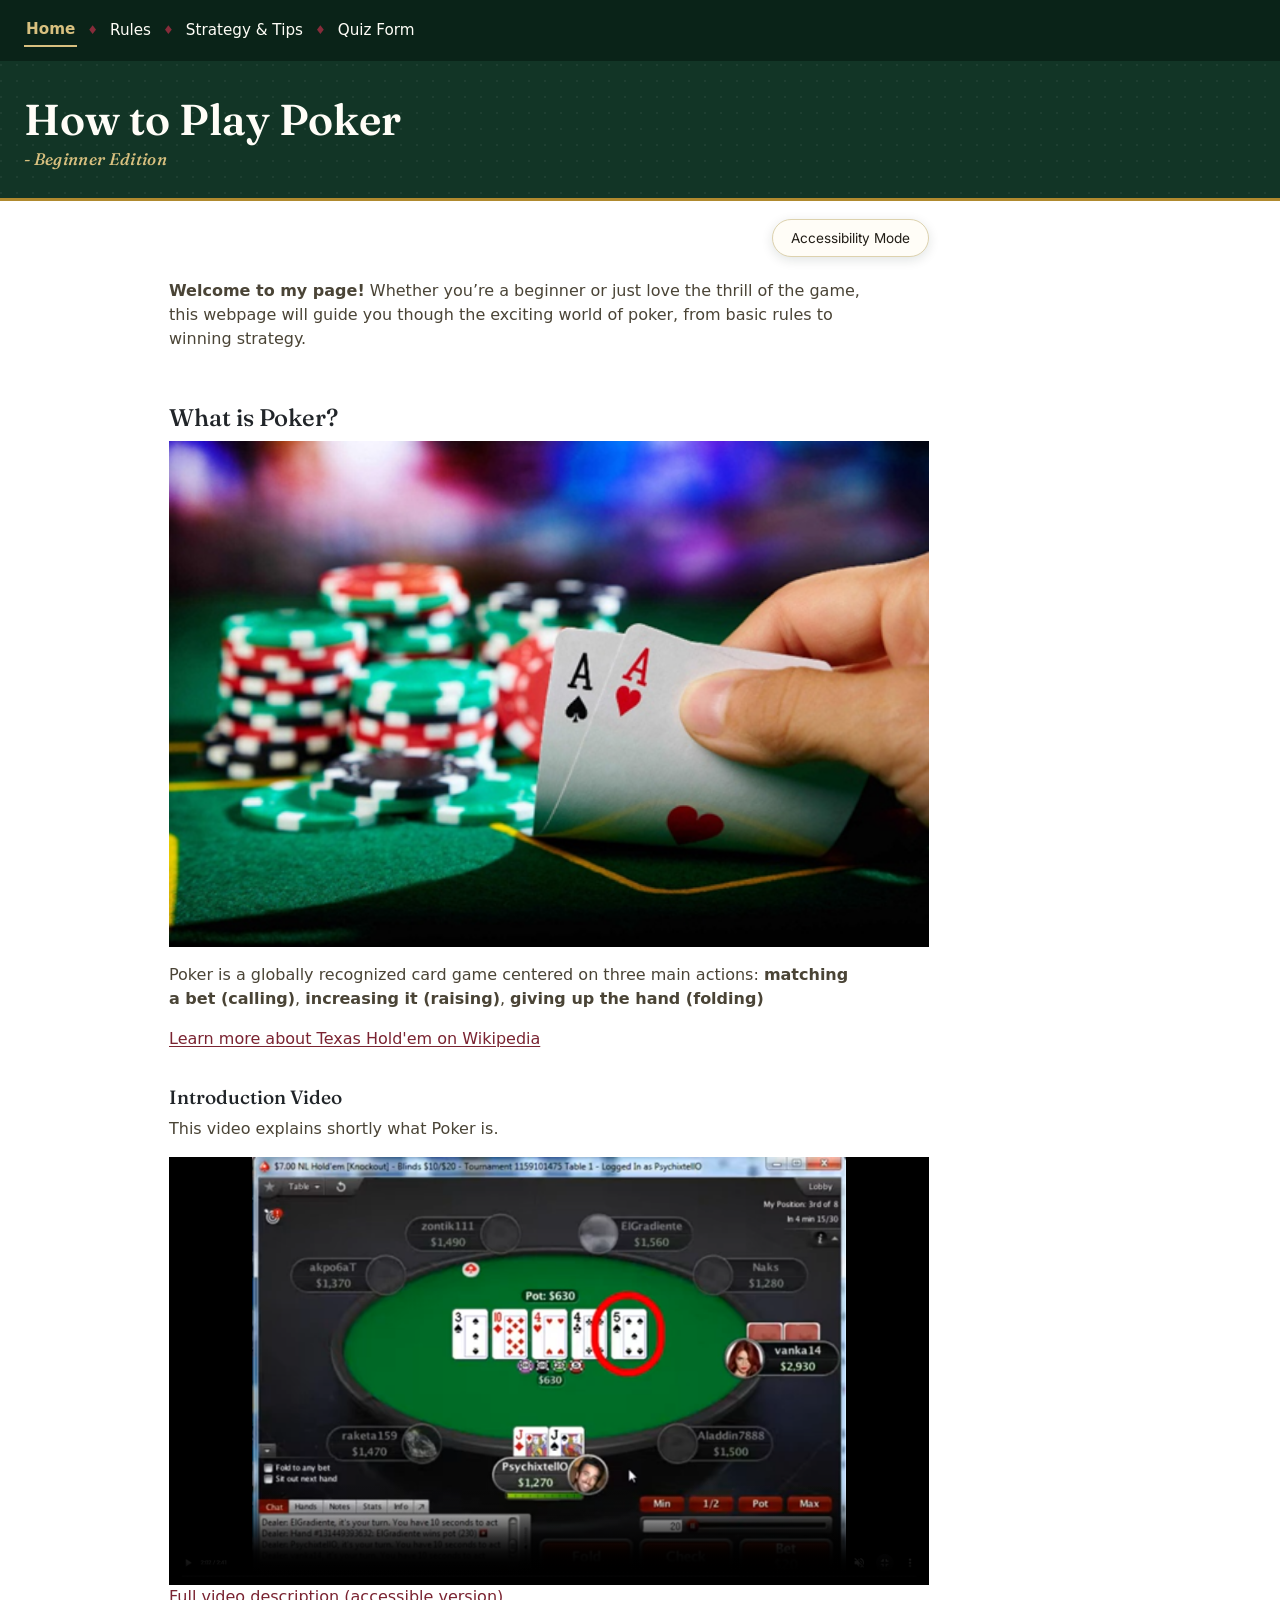
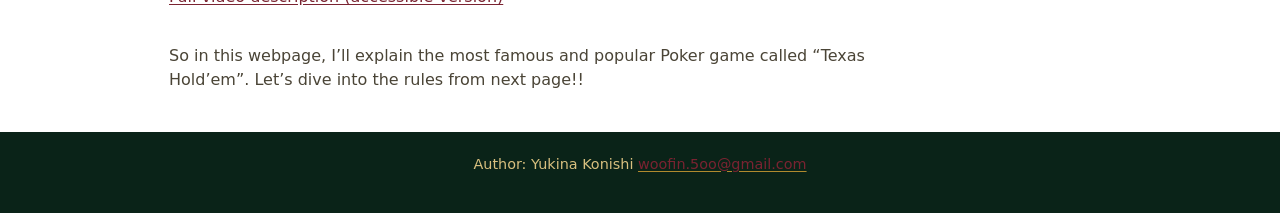
<file: index.html>
<!DOCTYPE html>
<html lang="en">
<head>
    <meta charset="UTF-8">
    <meta name="viewport" content="width=device-width, initial-scale=1.0">
    <title>How to Play Poker - Beginner Edition</title>
    <link rel="preconnect" href="https://fonts.googleapis.com">
    <link rel="preconnect" href="https://fonts.gstatic.com" crossorigin>
    <link href="https://fonts.googleapis.com/css2?family=Fraunces:ital,opsz,wght@0,9..144,400;0,9..144,600;0,9..144,700;1,9..144,500&family=Inter:wght@400;500;600;700&display=swap" rel="stylesheet">
    <link rel="stylesheet" href="css/base.css" type="text/css">
    <link href="https://cdn.jsdelivr.net/npm/bootstrap@5.3.2/dist/css/bootstrap.min.css" rel="stylesheet">
    <link rel="stylesheet" href="css/print.css" media="print">
</head>
<body>
    <header>
    <nav id="skip">
        <h2 class="visually-hidden">Jump to content</h2>
        <a href="#content" class="visually-hidden-focusable">
            Skip to main content
        </a>
    </nav>

    <nav id="mainmenu">
        <b>Home</b> <span class="suit-sep" aria-hidden="true">&#9830;</span>
        <a href="rules.html">Rules</a> <span class="suit-sep" aria-hidden="true">&#9830;</span>
        <a href="strategy.html">Strategy &amp; Tips</a> <span class="suit-sep" aria-hidden="true">&#9830;</span>
        <a href="form.html">Quiz Form</a>
    </nav>

    <h1>How to Play Poker <small>- Beginner Edition</small></h1>
    </header>

    <main id="content">
        <div class="page-toolbar">
            <button class="a11y-toggle" onclick="toggleAccessibility()">Accessibility Mode</button>
        </div>
        <div id="introduction">
            <article>
            <p><b>Welcome to my page!</b> Whether you’re a beginner or just love the thrill of the game, this webpage will guide you though the exciting world of poker, from basic rules to winning strategy. </p>

            <section>
                <h2>What is Poker?</h2>
                <figure>
                    <a href="media/poker_intro.png">
                        <img src="media/poker_intro.png" alt="Poker chips and cards on a green felt table">
                    </a>
                </figure>
                <p>Poker is a globally recognized card game centered on three main actions: <b>matching a bet (calling)</b>, <b>increasing it (raising)</b>, <b>giving up the hand (folding)</b></p>

                 <p>
                    <a href="https://en.wikipedia.org/wiki/Texas_hold_%27em" target="_blank">
                        Learn more about Texas Hold'em on Wikipedia
                    </a>
                 </p>
            </section>

           
            <section>
                <h3>Introduction Video</h3>
                <p>This video explains shortly what Poker is.</p>

                <div class="ratio ratio-16x9">
                    <video controls
                            poster="media/poker_poster.png" 
                            src="media/poker_intro.mp4">
                            Your browser does not support the video tag.
                    </video>
                </div>

                <p>
                    <a href="video-description.html" target="_blank">
                        Full video description (accessible version)
                    </a>
                </p>
            </section>
             </article>
        </div>
        <p>So in this webpage, I’ll explain the most famous and popular Poker game called “Texas Hold’em”. 
            Let’s dive into the rules from next page!! 
        </p>
    </main>

    <footer>
        <address>
            Author: Yukina Konishi <a href="mailto:woofin.5oo@gmail.com">woofin.5oo@gmail.com</a>
        </address>
    </footer>

    <script>
    function toggleAccessibility() {
        document.body.classList.toggle("high-contrast");
        document.body.classList.toggle("large-font");
    }
    </script>
    
<script src="https://cdn.jsdelivr.net/npm/bootstrap@5.3.2/dist/js/bootstrap.bundle.min.js"></script>
</body>
</html>
</file>
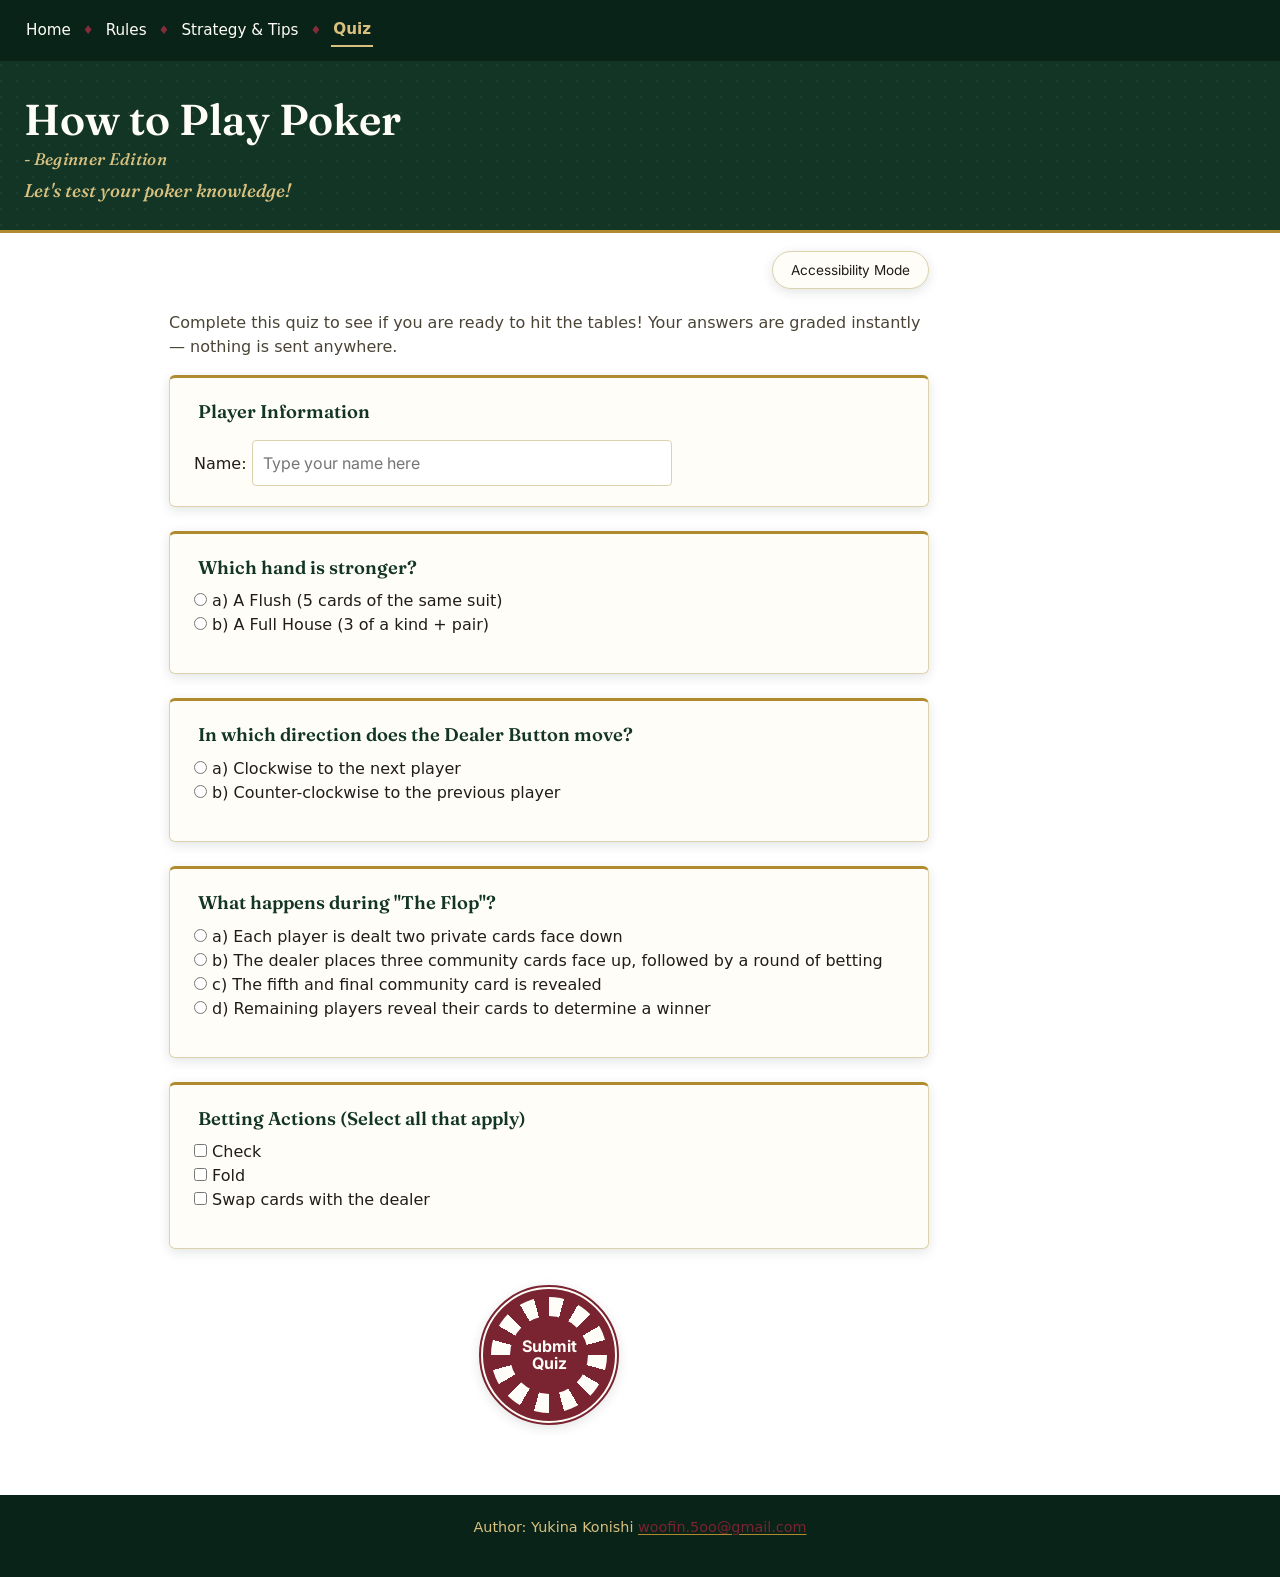
<file: form.html>
<!DOCTYPE html>
<html lang="en">
<head>
    <meta charset="UTF-8">
    <meta name="viewport" content="width=device-width, initial-scale=1.0">
    <title>Poker Quiz – Test Your Knowledge</title>
    <link rel="preconnect" href="https://fonts.googleapis.com">
    <link rel="preconnect" href="https://fonts.gstatic.com" crossorigin>
    <link href="https://fonts.googleapis.com/css2?family=Fraunces:ital,opsz,wght@0,9..144,400;0,9..144,600;0,9..144,700;1,9..144,500&family=Inter:wght@400;500;600;700&display=swap" rel="stylesheet">
    <link rel="stylesheet" href="css/base.css" type="text/css">
    <link href="https://cdn.jsdelivr.net/npm/bootstrap@5.3.2/dist/css/bootstrap.min.css" rel="stylesheet">
    <link rel="stylesheet" href="css/print.css" media="print">
</head>

<body class="quiz-page">

    <header>
        <nav id="skip">
        <h2 class="visually-hidden">Jump to content</h2>
        <a href="#content" class="visually-hidden-focusable">
            Skip to main content
        </a>
    </nav>

    <nav id="mainmenu">
        <a href="index.html">Home</a> <span class="suit-sep" aria-hidden="true">&#9830;</span>
        <a href="rules.html">Rules</a> <span class="suit-sep" aria-hidden="true">&#9830;</span>
        <a href="strategy.html">Strategy &amp; Tips</a> <span class="suit-sep" aria-hidden="true">&#9830;</span>
        <b>Quiz</b>
    </nav>

    <h1>How to Play Poker <small>- Beginner Edition</small></h1>
    <h2>Let's test your poker knowledge!</h2>
    </header>

        <main id="content">
            <div class="page-toolbar">
                <button class="a11y-toggle" onclick="toggleAccessibility()">Accessibility Mode</button>
            </div>
            <p>Complete this quiz to see if you are ready to hit the tables! Your answers are graded instantly — nothing is sent anywhere.</p>

            <form id="quiz-form" novalidate>
                <fieldset>
                    <legend>Player Information</legend>
                    <label for="username">Name:</label>
                    <input type="text" id="username" name="username" size="30" maxlength="50" placeholder="Type your name here" required>
                </fieldset>

                <fieldset data-question data-correct="FullHouse" data-group="strength">
                    <legend>Which hand is stronger?</legend>
                    <input type="radio" id="Flush" name="strength" value="Flush" required>
                    <label for="Flush">a) A Flush (5 cards of the same suit)</label><br>

                    <input type="radio" id="FullHouse" name="strength" value="FullHouse">
                    <label for="FullHouse">b) A Full House (3 of a kind + pair)</label>

                    <p class="feedback" role="status"></p>
                </fieldset>

                <fieldset data-question data-correct="Clockwise" data-group="direction">
                    <legend>In which direction does the Dealer Button move?</legend>
                    <input type="radio" id="clockwise" name="direction" value="Clockwise" required>
                    <label for="clockwise">a) Clockwise to the next player</label><br>

                    <input type="radio" id="counter" name="direction" value="counter">
                    <label for="counter">b) Counter-clockwise to the previous player</label>

                    <p class="feedback" role="status"></p>
                </fieldset>

                <fieldset data-question data-correct="flop-community" data-group="flop">
                    <legend>What happens during "The Flop"?</legend>
                    <input type="radio" id="flop-hole" name="flop" value="flop-hole" required>
                    <label for="flop-hole">a) Each player is dealt two private cards face down</label><br>

                    <input type="radio" id="flop-community" name="flop" value="flop-community">
                    <label for="flop-community">b) The dealer places three community cards face up, followed by a round of betting</label><br>

                    <input type="radio" id="flop-river" name="flop" value="flop-river">
                    <label for="flop-river">c) The fifth and final community card is revealed</label><br>

                    <input type="radio" id="flop-showdown" name="flop" value="flop-showdown">
                    <label for="flop-showdown">d) Remaining players reveal their cards to determine a winner</label>

                    <p class="feedback" role="status"></p>
                </fieldset>

                <fieldset data-question data-correct="check,fold" data-group="action[]">
                    <legend>Betting Actions (Select all that apply)</legend>
                    <input type="checkbox" id="check" name="action[]" value="check">
                    <label for="check">Check</label><br>

                    <input type="checkbox" id="fold" name="action[]" value="fold">
                    <label for="fold">Fold</label><br>

                    <input type="checkbox" id="swap" name="action[]" value="swap">
                    <label for="swap">Swap cards with the dealer</label>

                    <p class="feedback" role="status"></p>
                </fieldset>

                <div id="submit-area">
                    <button type="submit"><span>Submit Quiz</span></button>
                </div>

                <div id="quiz-result" role="status" aria-live="polite" hidden></div>
            </form>
            
        </main>


        <footer>
        <address>
            Author: Yukina Konishi <a href="mailto:woofin.5oo@gmail.com">woofin.5oo@gmail.com</a>
        </address>
    </footer>

    <script>
        function toggleAccessibility() {
            document.body.classList.toggle("high-contrast");
            document.body.classList.toggle("large-font");
        }

        document.getElementById("quiz-form").addEventListener("submit", function (event) {
            event.preventDefault();
            const form = event.target;

            if (!form.reportValidity()) {
                return;
            }

            function getLabelText(input) {
                if (!input) return "";
                const label = form.querySelector('label[for="' + input.id + '"]');
                return label ? label.textContent.trim() : input.value;
            }

            const questions = form.querySelectorAll("[data-question]");
            let correctCount = 0;

            questions.forEach(function (fieldset) {
                const groupName = fieldset.dataset.group;
                const correctAnswer = fieldset.dataset.correct;
                const feedback = fieldset.querySelector(".feedback");
                const inputs = Array.from(form.querySelectorAll('[name="' + groupName + '"]'));

                let isCorrect;
                let correctText;

                if (groupName === "action[]") {
                    const checked = inputs
                        .filter(function (input) { return input.checked; })
                        .map(function (input) { return input.value; })
                        .sort();
                    const expectedValues = correctAnswer.split(",");
                    const expectedSorted = [...expectedValues].sort();
                    isCorrect = checked.length === expectedSorted.length &&
                        checked.every(function (value, index) { return value === expectedSorted[index]; });

                    correctText = expectedValues
                        .map(function (value) {
                            return getLabelText(inputs.find(function (input) { return input.value === value; }));
                        })
                        .join(", ");
                } else {
                    const selected = inputs.find(function (input) { return input.checked; });
                    isCorrect = !!selected && selected.value === correctAnswer;
                    correctText = getLabelText(inputs.find(function (input) { return input.value === correctAnswer; }));
                }

                fieldset.classList.toggle("is-correct", isCorrect);
                fieldset.classList.toggle("is-incorrect", !isCorrect);
                feedback.textContent = isCorrect
                    ? "✓ Correct — " + correctText
                    : "✗ Not quite. Correct answer: " + correctText;

                if (isCorrect) {
                    correctCount += 1;
                }
            });

            const name = form.querySelector("#username").value.trim();
            const total = questions.length;
            const result = document.getElementById("quiz-result");
            result.hidden = false;
            result.textContent = (name ? name + ", you" : "You") + " scored " + correctCount + " out of " + total + ".";
            result.scrollIntoView({ behavior: "smooth", block: "center" });
        });
    </script>
    <script src="https://cdn.jsdelivr.net/npm/bootstrap@5.3.2/dist/js/bootstrap.bundle.min.js"></script>
    </body>
</html>
</html>
</file>
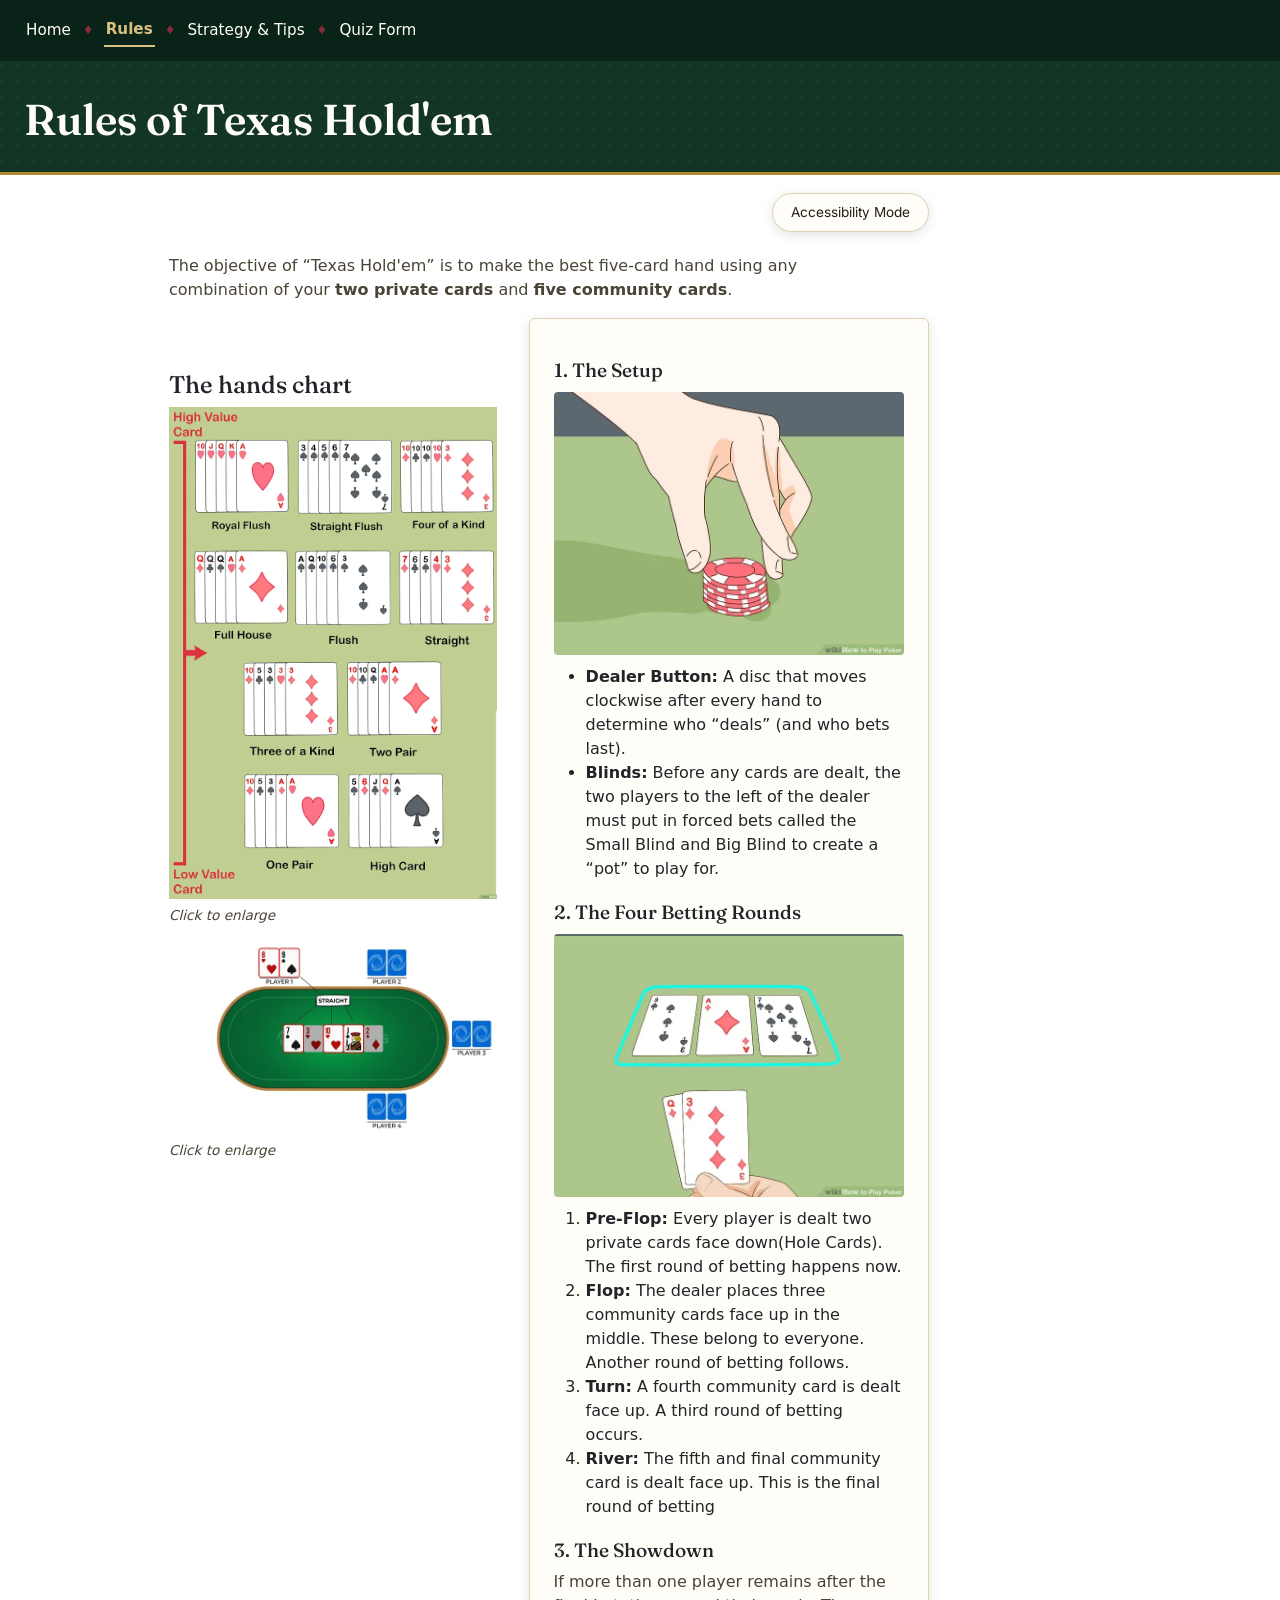
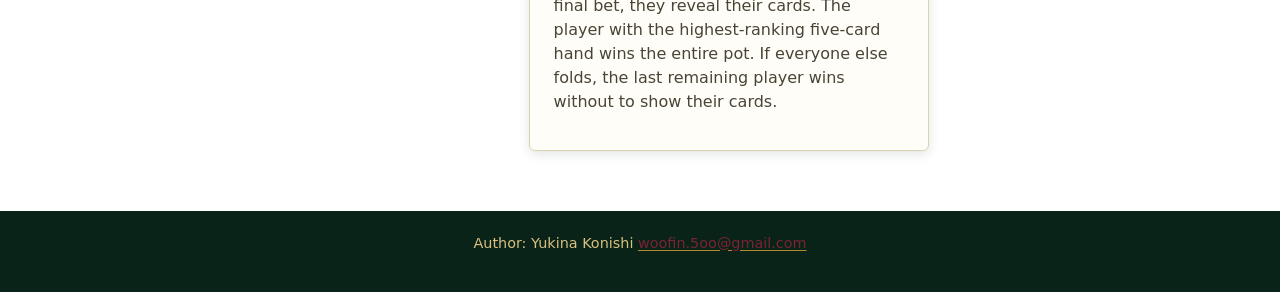
<file: rules.html>
<!DOCTYPE html>
<html lang="en">
<head>
    <meta charset="UTF-8">
    <meta name="viewport" content="width=device-width, initial-scale=1.0">
    <title>Rules of "Texas Hold’em”</title>
    <link rel="preconnect" href="https://fonts.googleapis.com">
    <link rel="preconnect" href="https://fonts.gstatic.com" crossorigin>
    <link href="https://fonts.googleapis.com/css2?family=Fraunces:ital,opsz,wght@0,9..144,400;0,9..144,600;0,9..144,700;1,9..144,500&family=Inter:wght@400;500;600;700&display=swap" rel="stylesheet">
    <link rel="stylesheet" href="css/base.css" type="text/css">
    <link href="https://cdn.jsdelivr.net/npm/bootstrap@5.3.2/dist/css/bootstrap.min.css" rel="stylesheet">
    <link rel="stylesheet" href="css/print.css" media="print">
</head>
<body>
    <header>
        <nav id="skip">
        <h2 class="visually-hidden">Jump to content</h2>
        <a href="#content" class="visually-hidden-focusable">
            Skip to main content
        </a>
    </nav>

    <nav id="mainmenu">
        <a href="index.html">Home</a> <span class="suit-sep" aria-hidden="true">&#9830;</span>
        <b>Rules</b> <span class="suit-sep" aria-hidden="true">&#9830;</span>
        <a href="strategy.html">Strategy &amp; Tips</a> <span class="suit-sep" aria-hidden="true">&#9830;</span>
        <a href="form.html">Quiz Form</a>
    </nav>

    <h1>Rules of Texas Hold'em</h1>
    </header>
   
    <main id="content">
        <div class="page-toolbar">
            <button class="a11y-toggle" onclick="toggleAccessibility()">Accessibility Mode</button>
        </div>
        <section>
            <p>
                The objective of “Texas Hold'em” is to make the best five-card hand 
                using any combination of your <strong>two private cards</strong> 
                and <strong>five community cards</strong>.
            </p>
        </section>

        <div class="layout">

            <section class="left">
                <h2>The hands chart</h2>

                <figure>
                    <a href="media/poker_hands.webp" target="_blank">
                        <img src="media/poker_hands.webp" class="bigImage" alt="Poker hand rankings" >
                    </a>
                    <figcaption>Click to enlarge</figcaption>
                </figure>

                <figure>
                    <a href="media/6b388e6373.webp" target="_blank">
                        <img src="media/6b388e6373.webp" class="bigImage" alt="Board and cards of poker" >
                    </a>
                    <figcaption>Click to enlarge</figcaption>
                </figure>
            </section>

            <section class="right">

                <article class="box">
                    <h3>1. The Setup</h3>
                    <img src="media/setup.jpeg" alt="Poker table setup showing cards and ships during a game">

                    <ul>
                        <li><strong>Dealer Button:</strong> A disc that moves clockwise after every hand to determine who “deals” (and who bets last). </li>
                        <li><strong>Blinds:</strong> Before any cards are dealt, the two players to the left of the dealer must put in forced bets called the Small Blind and Big Blind to create a “pot” to play for. </li>
                    </ul>

                     <h3>2. The Four Betting Rounds</h3>
                    <img src="media/hands.jpeg" alt="Betting Rounds">

                    <ol>
                        <li><strong>Pre-Flop:</strong> Every player is dealt two private cards face down(Hole Cards). The first round of betting happens now. </li>
                        <li><strong>Flop:</strong> The dealer places three community cards face up in the middle. These belong to everyone. Another round of betting follows. </li>
                        <li><strong>Turn:</strong> A fourth community card is dealt face up. A third round of betting occurs. </li>
                        <li><strong>River:</strong> The fifth and final community card is dealt face up. This is the final round of betting</li>
                    </ol>

                    <h3>3. The Showdown</h3>
                    <p>
                        If more than one player remains after the final bet, they reveal their cards. The player with the highest-ranking five-card hand wins the entire pot. If everyone else folds, the last remaining player wins without to show their cards. 
                    </p>
                </article>
            </section>
        </div>
    </main>
    <footer>
        <address>
            Author: Yukina Konishi <a href="mailto:woofin.5oo@gmail.com">woofin.5oo@gmail.com</a>
        </address>
    </footer>
    <script>
    function toggleAccessibility() {
        document.body.classList.toggle("high-contrast");
        document.body.classList.toggle("large-font");
    }
    </script>
    <script src="https://cdn.jsdelivr.net/npm/bootstrap@5.3.2/dist/js/bootstrap.bundle.min.js"></script>
</body>
</html>
</file>
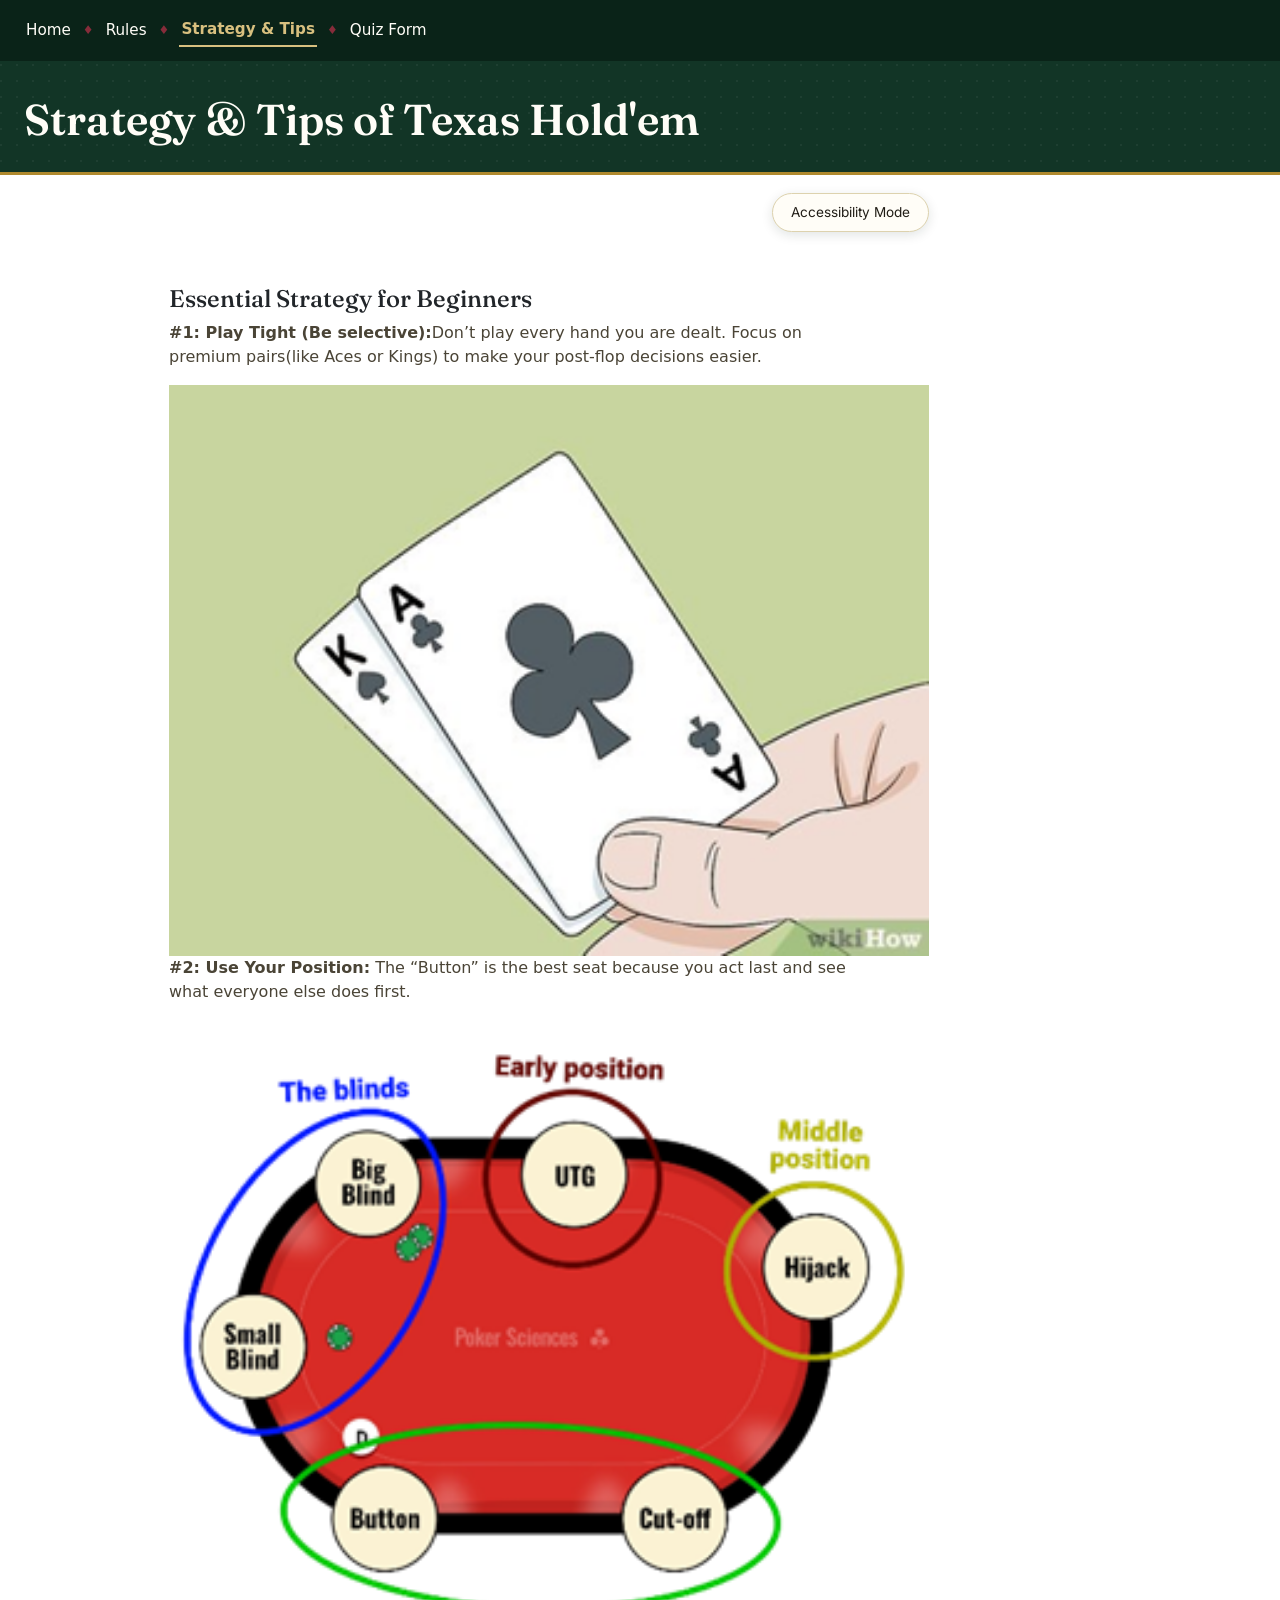
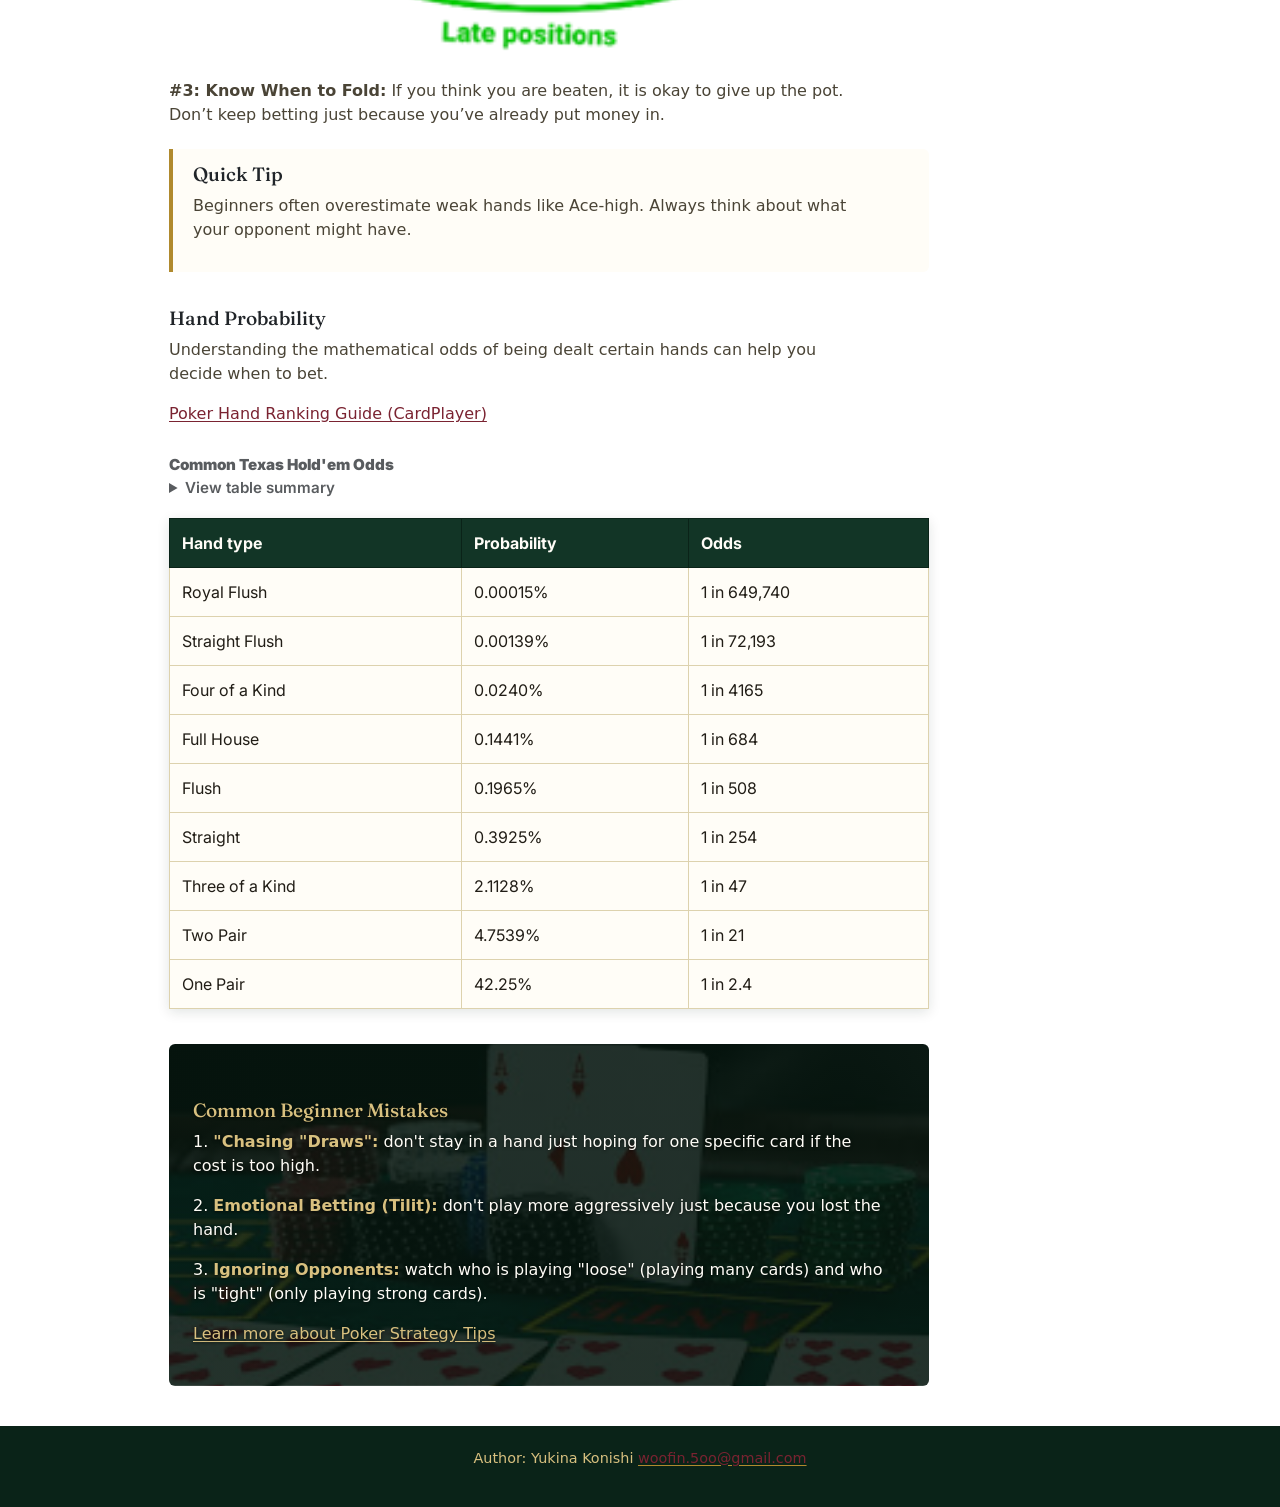
<file: strategy.html>
<!DOCTYPE html>
<html lang="en">
<head>
    <meta charset="UTF-8">
    <meta name="viewport" content="width=device-width, initial-scale=1.0">
    <title>Poker Strategy &amp; Tips - Beginner Edition</title>
    <link rel="preconnect" href="https://fonts.googleapis.com">
    <link rel="preconnect" href="https://fonts.gstatic.com" crossorigin>
    <link href="https://fonts.googleapis.com/css2?family=Fraunces:ital,opsz,wght@0,9..144,400;0,9..144,600;0,9..144,700;1,9..144,500&family=Inter:wght@400;500;600;700&display=swap" rel="stylesheet">
    <link rel="stylesheet" href="css/base.css" type="text/css">
    <link href="https://cdn.jsdelivr.net/npm/bootstrap@5.3.2/dist/css/bootstrap.min.css" rel="stylesheet">
    <link rel="stylesheet" href="css/print.css" media="print">
</head>

<body>
    <header>
        <nav id="skip">
        <h2 class="visually-hidden">Jump to content</h2>
        <a href="#content" class="visually-hidden-focusable">
            Skip to main content
        </a>
    </nav>

    <nav id="mainmenu">
        <a href="index.html">Home</a> <span class="suit-sep" aria-hidden="true">&#9830;</span>
        <a href="rules.html">Rules</a> <span class="suit-sep" aria-hidden="true">&#9830;</span>
        <b>Strategy &amp; Tips</b> <span class="suit-sep" aria-hidden="true">&#9830;</span>
        <a href="form.html">Quiz Form</a>
    </nav>

    <h1>Strategy & Tips of Texas Hold'em</h1>
    </header>

    <main id="content">
        <div class="page-toolbar">
            <button class="a11y-toggle" onclick="toggleAccessibility()">Accessibility Mode</button>
        </div>
        <article>
            <section>
                <h2>Essential Strategy for Beginners</h2>
                <p><strong>#1: Play Tight (Be selective):</strong>Don’t play every hand you are dealt. Focus on premium pairs(like Aces or Kings) to make your post-flop decisions easier. </p>
                <img src="media/kanda.png" alt="two cards of A and K">
                <p><strong>#2: Use Your Position:</strong> The “Button” is the best seat because you act last and see what everyone else does first.</p>
                <img src="media/position.png" alt="table with explanation of positions">
                <p><strong>#3: Know When to Fold:</strong> If you think you are beaten, it is okay to give up the pot. Don’t keep betting just because you’ve already put money in.</p>

                <aside>
                    <h3>Quick Tip</h3>
                     <p>
                        Beginners often overestimate weak hands like Ace-high.
                        Always think about what your opponent might have.
                     </p>
                </aside>
            </section>

            <section>
                <h3>Hand Probability</h3>
                <p>Understanding the mathematical odds of being dealt certain hands can help you decide when to bet.</p>
                <p>
                    <a href="https://www.cardplayer.com/rules-of-poker/hand-rankings" target="_blank">
                        Poker Hand Ranking Guide (CardPlayer)
                    </a>
                </p>

                <table>
                    <caption>
                        <strong>Common Texas Hold'em Odds</strong>
                        <details>
                            <summary>View table summary </summary>
                            <p>In this table, you will find the probabilities and odds on each Hand Type</p>
                        </details>
                    </caption>
                     <thead>
                        <tr>
                            <th scope="col">Hand type</th>
                            <th scope="col">Probability</th>
                            <th scope="col">Odds</th>
                        </tr>
                    </thead>
                        <tbody>
                            <tr>
                                <td>Royal Flush</td>
                                <td>0.00015%</td>
                                <td>1 in 649,740</td>
                            </tr>
                            <tr>
                                <td>Straight Flush</td>
                                <td>0.00139%</td>
                                <td>1 in 72,193 </td>
                            </tr>
                           
                            <tr>
                                <td>Four of a Kind</td>
                                <td>0.0240%</td>
                                <td>1 in 4165 </td>
                            </tr>
                            <tr>
                                <td>Full House </td>
                                <td>0.1441%</td>
                                <td>1 in 684 </td>
                            </tr>
                            <tr>
                                <td>Flush </td>
                                <td>0.1965%</td>
                                <td>1 in 508 </td>
                            </tr>
                            <tr>
                                <td>Straight</td>
                                <td>0.3925%</td>
                                <td>1 in 254 </td>
                            </tr>
                            <tr>
                                <td>Three of a Kind </td>
                                <td>2.1128%</td>
                                <td>1 in 47 </td>
                            </tr>
                            <tr>
                                <td>Two Pair </td>
                                <td> 4.7539%</td>
                                <td>1 in 21  </td>
                            </tr>
                            <tr>
                                <td>One Pair</td>
                                <td>42.25%</td>
                                <td>1 in 2.4 </td>
                            </tr>

                        </tbody>
                </table>


            </section>

            <section class="mistakes">
                <h3>Common Beginner Mistakes</h3>
                <p>1. <strong>"Chasing "Draws":</strong> don't stay in a hand just hoping for one specific card if the cost is too high.</p>
                <p>2. <strong>Emotional Betting (Tilit):</strong> don't play more aggressively just because you lost the hand.</p>
                <p>3. <strong>Ignoring Opponents:</strong> watch who is playing "loose" (playing many cards) and who is "tight" (only playing strong cards).</p>

                <p>
                    <a href="https://upswingpoker.com/quick-poker-tips-texas-holdem/" target="_blank">
                        Learn more about Poker Strategy Tips
                    </a>
                </p>
            </section>
        </article>
    </main>

    <footer>
        <address>
            Author: Yukina Konishi <a href="mailto:woofin.5oo@gmail.com">woofin.5oo@gmail.com</a>
        </address>
    </footer>
    <script>
    function toggleAccessibility() {
        document.body.classList.toggle("high-contrast");
        document.body.classList.toggle("large-font");
    }
    </script>
<script src="https://cdn.jsdelivr.net/npm/bootstrap@5.3.2/dist/js/bootstrap.bundle.min.js"></script>
</body>
</html>
</file>
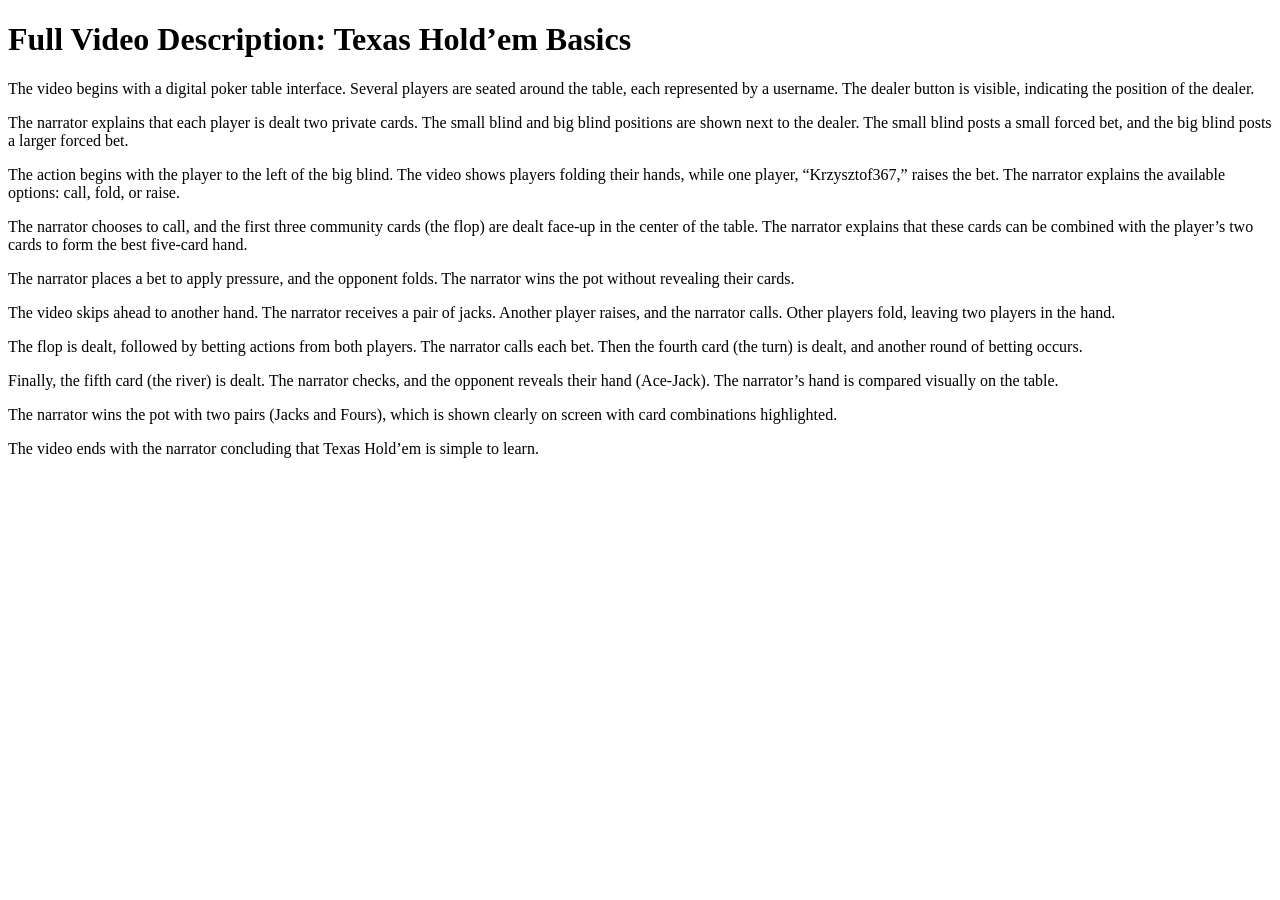
<file: video-description.html>
<!DOCTYPE html>
<html lang="en">
<head>
    <meta charset="UTF-8">
    <title>Full Video Description – Texas Hold’em Basics</title>
</head>
<body>

<h1>Full Video Description: Texas Hold’em Basics</h1>

<p>
The video begins with a digital poker table interface. Several players are seated around the table, each represented by a username. The dealer button is visible, indicating the position of the dealer.
</p>

<p>
The narrator explains that each player is dealt two private cards. The small blind and big blind positions are shown next to the dealer. The small blind posts a small forced bet, and the big blind posts a larger forced bet.
</p>

<p>
The action begins with the player to the left of the big blind. The video shows players folding their hands, while one player, “Krzysztof367,” raises the bet. The narrator explains the available options: call, fold, or raise.
</p>

<p>
The narrator chooses to call, and the first three community cards (the flop) are dealt face-up in the center of the table. The narrator explains that these cards can be combined with the player’s two cards to form the best five-card hand.
</p>

<p>
The narrator places a bet to apply pressure, and the opponent folds. The narrator wins the pot without revealing their cards.
</p>

<p>
The video skips ahead to another hand. The narrator receives a pair of jacks. Another player raises, and the narrator calls. Other players fold, leaving two players in the hand.
</p>

<p>
The flop is dealt, followed by betting actions from both players. The narrator calls each bet. Then the fourth card (the turn) is dealt, and another round of betting occurs.
</p>

<p>
Finally, the fifth card (the river) is dealt. The narrator checks, and the opponent reveals their hand (Ace-Jack). The narrator’s hand is compared visually on the table.
</p>

<p>
The narrator wins the pot with two pairs (Jacks and Fours), which is shown clearly on screen with card combinations highlighted.
</p>

<p>
The video ends with the narrator concluding that Texas Hold’em is simple to learn.
</p>

</body>
</html>
</file>
<file: css/base.css>
:root {
    --felt: #123526;
    --felt-deep: #0a2318;
    --parchment: #f6f1e2;
    --card: #fffdf7;
    --ink: #211d16;
    --ink-soft: #4a4436;
    --gold: #b08a2e;
    --gold-soft: #d8c07f;
    --burgundy: #7a2331;
    --burgundy-bright: #9c2e40;
    --border-soft: #ddd2ae;
    --radius: 6px;
    --shadow: 0 3px 12px rgba(10, 35, 24, 0.12);
    --font-display: 'Fraunces', Georgia, 'Times New Roman', serif;
    --font-body: 'Inter', 'Segoe UI', Tahoma, Geneva, Verdana, sans-serif;
    --content-width: 760px;
}

* {
    box-sizing: border-box;
}

html {
    font-size: 100%;
    scroll-behavior: smooth;
}

body {
    margin: 0;
    padding: 0;
    font-family: var(--font-body);
    font-size: 1rem;
    line-height: 1.65;
    background-color: var(--parchment);
    color: var(--ink);
    text-align: left;
}

a:focus-visible,
button:focus-visible,
input:focus-visible,
textarea:focus-visible {
    outline: 3px solid var(--burgundy-bright);
    outline-offset: 2px;
}


header {
    background-color: var(--felt);
    background-image: radial-gradient(circle at 1px 1px, rgba(255, 255, 255, 0.05) 1px, transparent 0);
    background-size: 16px 16px;
    color: var(--card);
    padding: 0 0 28px;
    width: 100%;
    box-sizing: border-box;
    border-bottom: 3px solid var(--gold);
}

#mainmenu {
    margin: 0 0 34px;
    padding: 14px 24px;
    background-color: var(--felt-deep);
    display: flex;
    flex-wrap: wrap;
    align-items: center;
    gap: 4px 10px;
    font-size: 0.95rem;
}

#mainmenu a,
#mainmenu b {
    color: var(--card);
    text-decoration: none;
    padding: 4px 2px;
}

#mainmenu b {
    color: var(--gold-soft);
    border-bottom: 2px solid var(--gold-soft);
}

#mainmenu a:hover {
    color: var(--gold-soft);
    text-decoration: none;
    border-bottom: 2px solid var(--gold-soft);
}

.suit-sep {
    color: var(--burgundy-bright);
    font-size: 0.75rem;
    opacity: 0.85;
}

header h1 {
    font-family: var(--font-display);
    font-weight: 600;
    color: var(--card);
    font-size: clamp(1.9rem, 4vw, 2.7rem);
    margin: 0 24px;
    line-height: 1.15;
}

header h1 small {
    display: block;
    font-family: var(--font-display);
    font-style: italic;
    font-weight: 500;
    font-size: 1.05rem;
    color: var(--gold-soft);
    margin-top: 6px;
    letter-spacing: 0.02em;
}

header h2 {
    font-family: var(--font-display);
    font-weight: 500;
    font-style: italic;
    color: var(--gold-soft);
    margin: 10px 24px 0;
    font-size: 1.15rem;
}


main {
    max-width: 990px;
    margin: 0 auto 40px;
    padding: 0 24px;
}

#content > *,
main > article,
main > section,
main > p {
    max-width: var(--content-width);
}

.layout {
    display: flex;
    gap: 32px;
    max-width: none;
}

.left {
    width: 45%;
}

.right {
    width: 55%;
    max-width: none;
}

@media (max-width: 768px) {
    .layout {
        flex-direction: column;
    }
}

@media (max-width: 992px) {
    .left, .right {
        width: 100%;
    }
}

.page-toolbar {
    display: flex;
    justify-content: flex-end;
    margin: 18px 0 22px;
}

.a11y-toggle {
    background: var(--card);
    color: var(--ink);
    border: 1px solid var(--border-soft);
    border-radius: 999px;
    padding: 8px 18px;
    font-size: 0.85rem;
    font-family: var(--font-body);
    cursor: pointer;
    box-shadow: var(--shadow);
}

.a11y-toggle:hover {
    border-color: var(--gold);
    color: var(--burgundy);
}


h1, h2, h3 {
    font-family: var(--font-display);
    color: var(--felt);
    font-weight: 600;
    line-height: 1.25;
}

main h1 { font-size: 2rem; }
main h2 { font-size: 1.5rem; margin-top: 2.2em; }
main h3 { font-size: 1.2rem; margin-top: 1.6em; }

p {
    font-size: 1rem;
    color: var(--ink-soft);
    max-width: 68ch;
}

a:link {
    color: var(--burgundy);
}

a:visited {
    color: #5c2f4a;
}

a:hover {
    color: var(--burgundy-bright);
}

a {
    text-decoration: underline;
    text-decoration-color: var(--gold);
    text-underline-offset: 2px;
}


.box {
    background-color: var(--card);
    border: 1px solid var(--border-soft);
    padding: 20px 24px;
    margin-bottom: 20px;
    border-radius: var(--radius);
    box-shadow: var(--shadow);
    max-width: none;
}

.box h3 {
    margin-top: 20px;
}

.box img {
    margin: 10px 0;
    border-radius: 4px;
}

img {
    width: 100%;
    display: block;
}

figure {
    margin: 0 0 14px;
}

figcaption {
    font-size: 0.85rem;
    color: var(--ink-soft);
    font-style: italic;
    margin-top: 6px;
}

.bigImage {
    width: 100%;
    height: auto;
    max-width: 700px;
}

article > section {
    margin-bottom: 2.2em;
}

aside {
    background-color: var(--card);
    border-left: 4px solid var(--gold);
    padding: 14px 20px;
    border-radius: 0 var(--radius) var(--radius) 0;
    margin: 1.4em 0;
    max-width: none;
}

aside h3 {
    margin-top: 0;
}


table {
    width: 100%;
    border-collapse: collapse;
    margin: 20px 0;
    font-family: var(--font-body);
    background-color: var(--card);
    box-shadow: var(--shadow);
    max-width: none;
}

table th {
    background-color: var(--felt);
    color: var(--card);
    text-align: left;
    padding: 12px;
    border: 1px solid var(--felt-deep);
}

table td {
    padding: 12px;
    border: 1px solid var(--border-soft);
    color: var(--ink);
}

table tr:hover {
    background-color: #f0e6c8;
}

caption {
    font-weight: 600;
    font-size: 0.95rem;
    margin-bottom: 10px;
    color: var(--felt);
    text-align: left;
    caption-side: top;
}


.mistakes {
    background-image: linear-gradient(rgba(6, 22, 15, 0.88), rgba(6, 22, 15, 0.88)), url("../media/background.png");
    background-size: cover;
    background-position: center;
    padding: 24px;
    border-radius: var(--radius);
    color: var(--card);
    max-width: none;
}

.mistakes h3 {
    color: var(--gold-soft);
    text-shadow: 0 1px 3px rgba(0, 0, 0, 0.6);
}

.mistakes p {
    color: var(--card);
    text-shadow: 0 1px 3px rgba(0, 0, 0, 0.6);
}

.mistakes strong {
    color: var(--gold-soft);
}

.mistakes a {
    color: var(--gold-soft);
}


.quiz-page fieldset {
    background-color: var(--card);
    border: 1px solid var(--border-soft);
    border-top: 3px solid var(--gold);
    margin-bottom: 24px;
    padding: 20px 24px;
    border-radius: var(--radius);
    box-shadow: var(--shadow);
    max-width: var(--content-width);
}

.quiz-page legend {
    color: var(--felt);
    font-family: var(--font-display);
    font-weight: 600;
    font-size: 1.15rem;
    padding: 0 4px;
}

.quiz-page label {
    cursor: pointer;
    font-size: 1rem;
    color: var(--ink);
}

.quiz-page input[type="text"],
.quiz-page textarea {
    border-radius: 4px;
    border: 1px solid var(--border-soft);
    padding: 10px;
    margin-top: 6px;
    font-family: var(--font-body);
    width: 100%;
    max-width: 420px;
}

.quiz-page input[type="text"]:focus,
.quiz-page textarea:focus {
    border-color: var(--gold);
}

#submit-area {
    display: flex;
    justify-content: center;
    padding: 12px 0 30px;
}

.quiz-page button[type="submit"] {
    background:
        repeating-conic-gradient(var(--card) 0deg 15deg, var(--burgundy) 15deg 30deg) content-box,
        var(--burgundy);
    background-clip: content-box, border-box;
    padding: 8px;
    border: 4px solid var(--card);
    outline: 2px solid var(--burgundy);
    outline-offset: -2px;
    color: var(--card);
    width: 140px;
    height: 140px;
    border-radius: 50%;
    font-size: 1rem;
    font-weight: 700;
    font-family: var(--font-body);
    cursor: pointer;
    transition: transform 0.2s ease;
    display: flex;
    align-items: center;
    justify-content: center;
    text-align: center;
    box-shadow: var(--shadow);
}

.quiz-page button[type="submit"] span {
    background: var(--burgundy);
    border-radius: 50%;
    width: 78px;
    height: 78px;
    display: flex;
    align-items: center;
    justify-content: center;
    line-height: 1.1;
}

.quiz-page button[type="submit"]:hover {
    transform: scale(1.06) rotate(-4deg);
}

.quiz-page fieldset.is-correct .feedback {
    color: #1e7d32;
}

.quiz-page fieldset.is-incorrect .feedback {
    color: #c62828;
}


footer {
    background-color: var(--felt-deep);
    color: var(--gold-soft);
    padding: 22px;
    width: 100%;
    text-align: center;
    box-sizing: border-box;
}

footer address {
    font-style: normal;
    font-size: 0.9rem;
}

footer a {
    color: var(--card);
    text-decoration-color: var(--gold);
}


.high-contrast {
    background-color: black;
    color: yellow;
}

.high-contrast main,
.high-contrast .box,
.high-contrast aside,
.high-contrast table,
.high-contrast .quiz-page fieldset {
    background-color: black;
    box-shadow: none;
    border-color: yellow;
}

.high-contrast p,
.high-contrast td,
.high-contrast label {
    color: yellow;
}

.high-contrast header,
.high-contrast footer {
    background-color: black;
    background-image: none;
    border-color: yellow;
}

.high-contrast #mainmenu {
    background-color: black;
}

.high-contrast #mainmenu a,
.high-contrast #mainmenu b {
    color: cyan;
    border-color: cyan;
}

.high-contrast h1,
.high-contrast h2,
.high-contrast h3 {
    color: yellow;
}

.high-contrast a {
    color: cyan;
    text-decoration: underline;
}

.large-font {
    font-size: 1.6rem;
    line-height: 2;
}

@media (prefers-reduced-motion: reduce) {
    html {
        scroll-behavior: auto;
    }
    .quiz-page button[type="submit"] {
        transition: none;
    }
}
</file>
<file: css/print.css>
header,
footer,
#mainmenu,
#skip,
aside,
button,
video {
    display: none;
}

.layout {
    display: block;
}

.left, .right {
    width: 100%;
}

body {
    background: white;
    color: black;
}

main {
    box-shadow: none;
    border: none;
    padding: 0;
}

img {
    max-width: 100%;
    height: auto;
}

a::after {
    content: " (" attr(href) ")";
    font-size: 0.8em;
}
</file>
